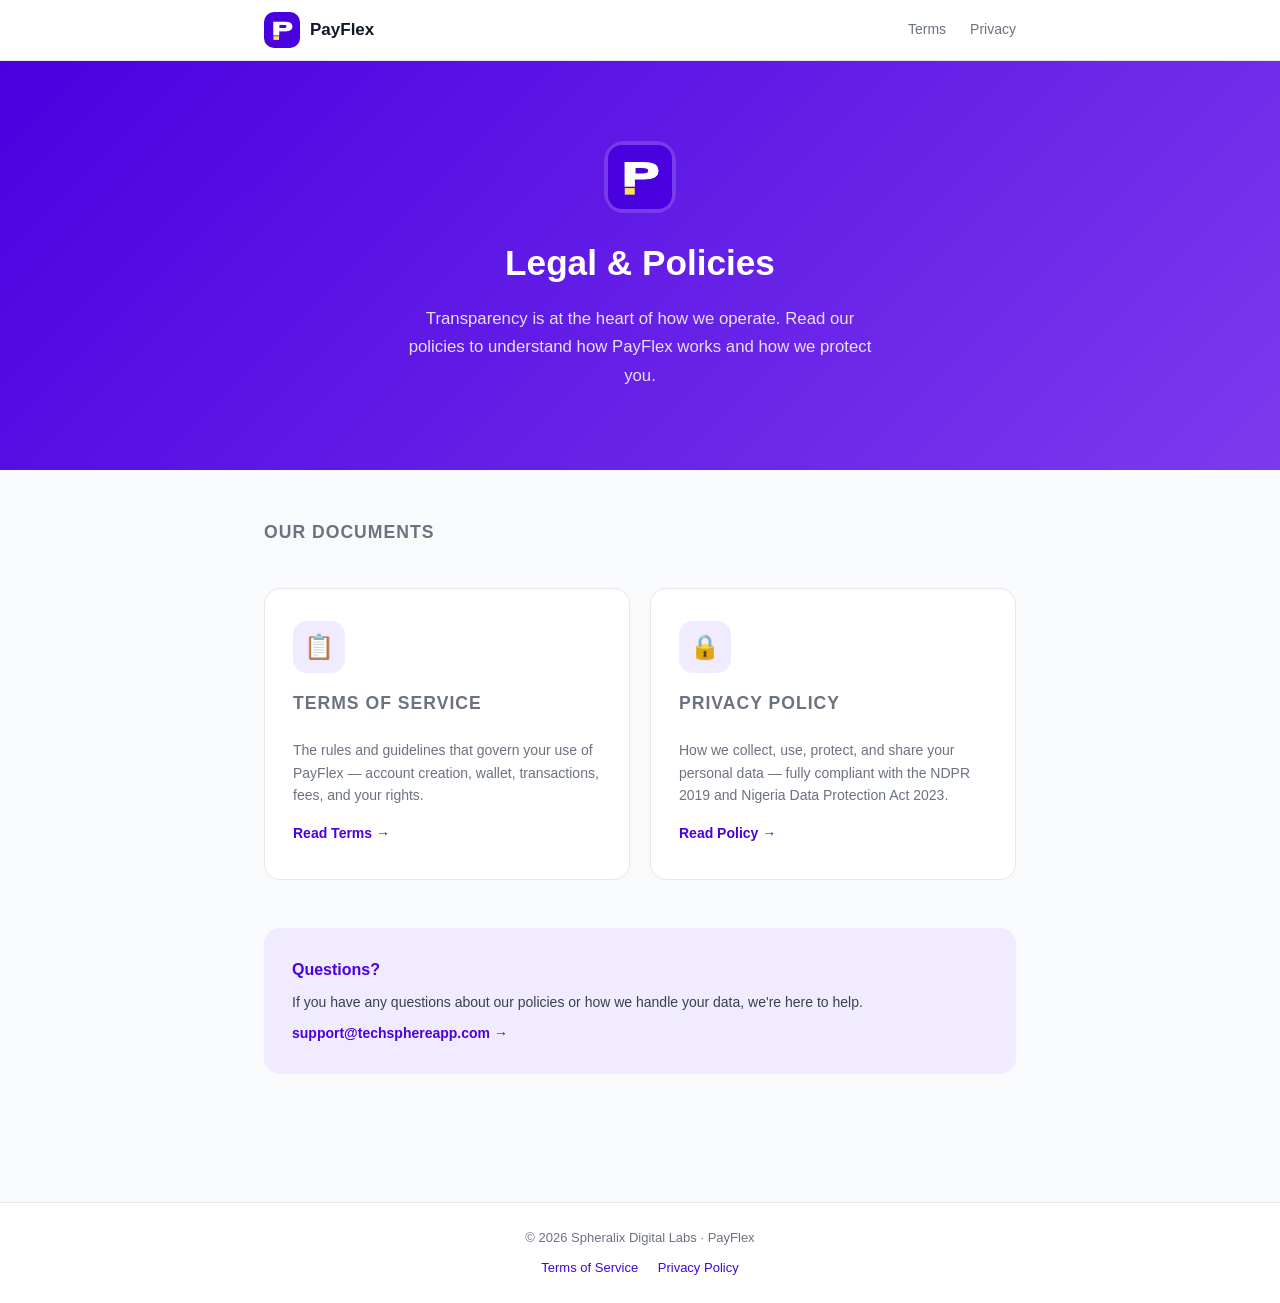
<file: index.html>
<!DOCTYPE html>
<html lang="en">
<head>
  <meta charset="UTF-8" />
  <meta name="viewport" content="width=device-width, initial-scale=1.0" />
  <title>Legal — PayFlex</title>
  <link rel="stylesheet" href="style.css" />
  <style>
    .index-hero {
      background: linear-gradient(135deg, #4a00e0 0%, #7c3aed 100%);
      color: white;
      padding: 80px 24px;
      text-align: center;
    }
    .index-hero .logo {
      width: 72px;
      height: 72px;
      background: rgba(255,255,255,.2);
      border-radius: 20px;
      display: flex;
      align-items: center;
      justify-content: center;
      font-size: 28px;
      font-weight: 800;
      margin: 0 auto 20px;
      backdrop-filter: blur(10px);
    }
    .index-hero h1 { font-size: 2.2rem; font-weight: 800; margin-bottom: 12px; }
    .index-hero p { opacity: .85; font-size: 1.05rem; max-width: 480px; margin: 0 auto; }
    .index-content {
      max-width: 800px;
      margin: 48px auto;
      padding: 0 24px 80px;
    }
    .index-content h2 {
      font-size: 1.1rem;
      font-weight: 700;
      color: #6b7280;
      text-transform: uppercase;
      letter-spacing: 1px;
      margin-bottom: 20px;
    }
  </style>
</head>
<body>

<nav>
  <div class="nav-inner">
    <a href="index.html" class="nav-logo">
      <div class="icon"><img src="logo.jpg" alt="PayFlex" /></div>
      <span>PayFlex</span>
    </a>
    <div class="nav-links">
      <a href="terms.html">Terms</a>
      <a href="privacy.html">Privacy</a>
    </div>
  </div>
</nav>

<div class="index-hero">
  <div class="logo" style="background:rgba(255,255,255,.15);padding:4px;"><img src="logo.jpg" alt="PayFlex" style="width:100%;height:100%;object-fit:cover;border-radius:14px;" /></div>
  <h1>Legal & Policies</h1>
  <p>Transparency is at the heart of how we operate. Read our policies to understand how PayFlex works and how we protect you.</p>
</div>

<div class="index-content">
  <h2>Our Documents</h2>
  <div class="cards">
    <a href="terms.html" class="card">
      <div class="card-icon">📋</div>
      <h2>Terms of Service</h2>
      <p>The rules and guidelines that govern your use of PayFlex — account creation, wallet, transactions, fees, and your rights.</p>
      <span class="card-link">Read Terms →</span>
    </a>
    <a href="privacy.html" class="card">
      <div class="card-icon">🔒</div>
      <h2>Privacy Policy</h2>
      <p>How we collect, use, protect, and share your personal data — fully compliant with the NDPR 2019 and Nigeria Data Protection Act 2023.</p>
      <span class="card-link">Read Policy →</span>
    </a>
  </div>

  <div style="margin-top:48px; padding:28px; background:#f0ebff; border-radius:16px;">
    <h3 style="font-size:1rem; font-weight:700; color:#4a00e0; margin-bottom:8px;">Questions?</h3>
    <p style="color:#374151; font-size:14px; margin-bottom:4px;">
      If you have any questions about our policies or how we handle your data, we're here to help.
    </p>
    <a href="mailto:support@techsphereapp.com" style="color:#4a00e0; font-weight:600; font-size:14px; text-decoration:none;">
      support@techsphereapp.com →
    </a>
  </div>
</div>

<footer>
  <p>© 2026 Spheralix Digital Labs · PayFlex</p>
  <p style="margin-top:8px;">
    <a href="terms.html">Terms of Service</a>
    <a href="privacy.html">Privacy Policy</a>
  </p>
</footer>

</body>
</html>
</file>
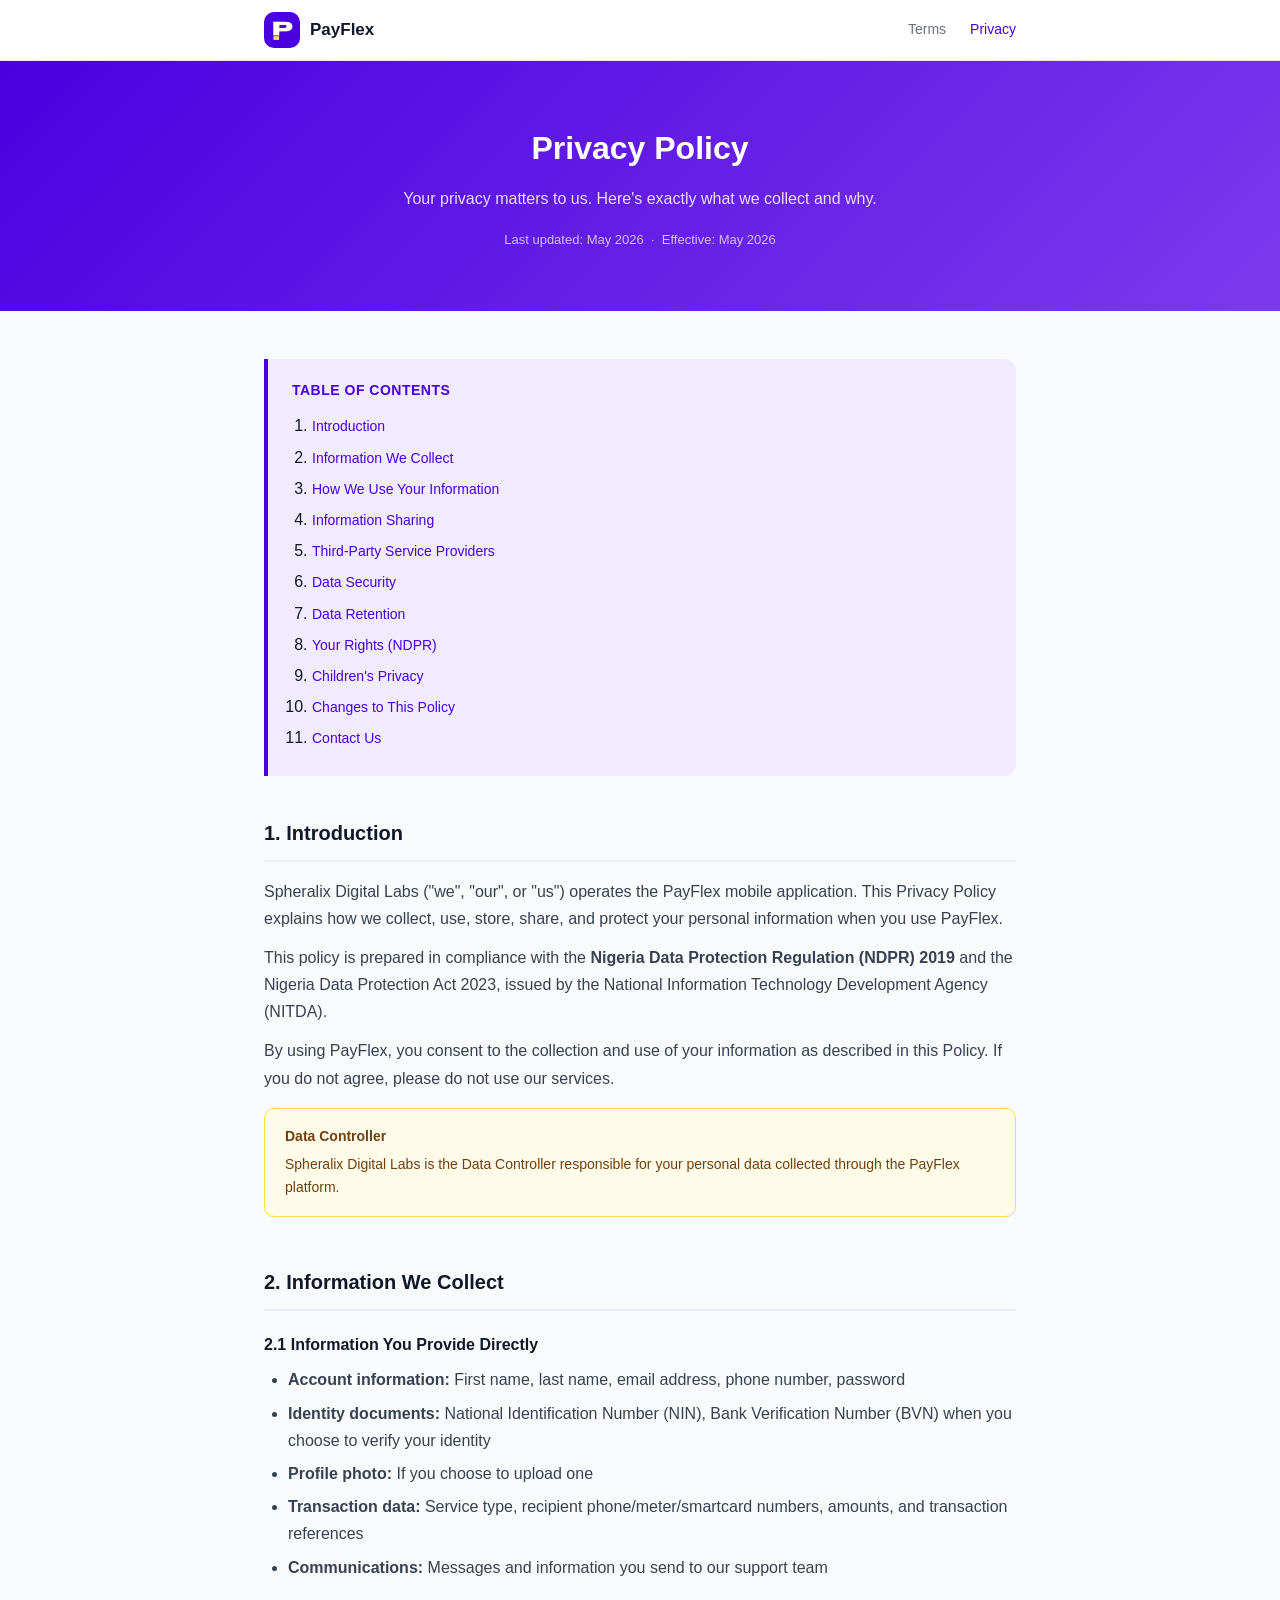
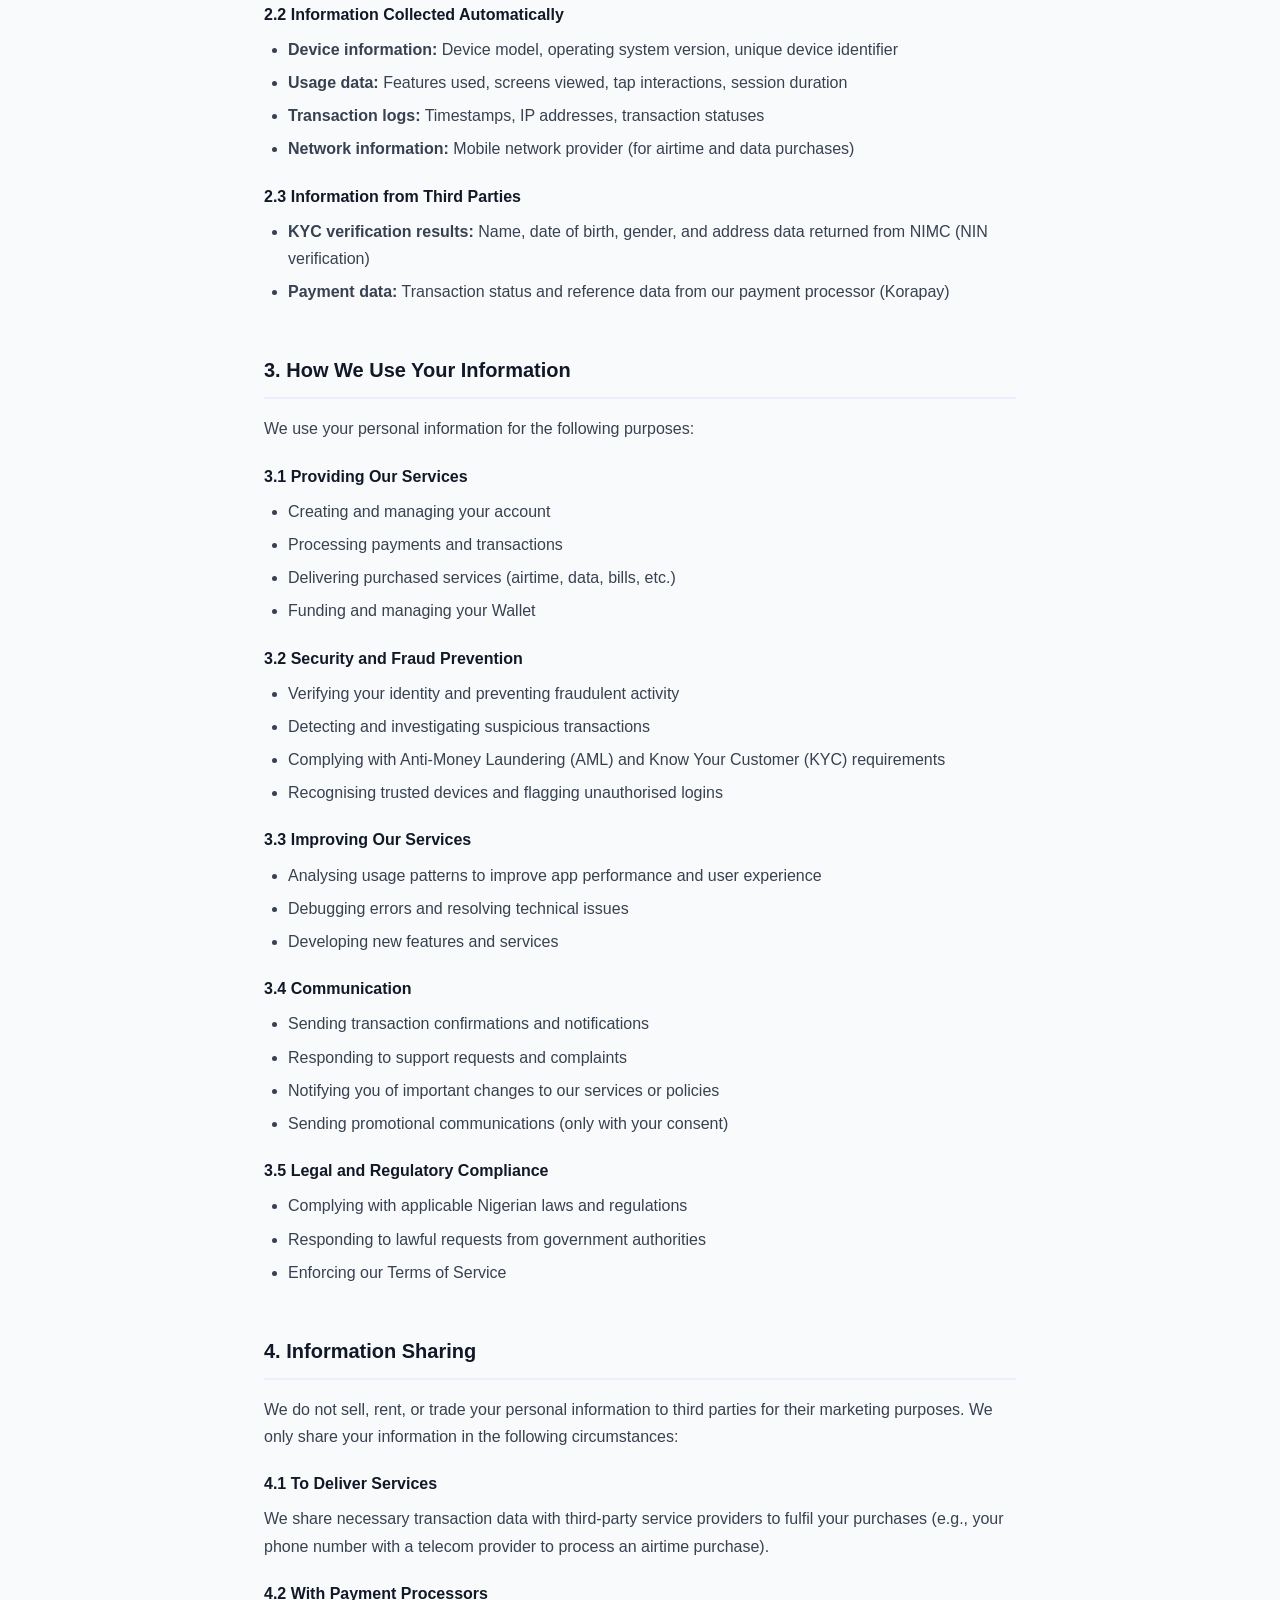
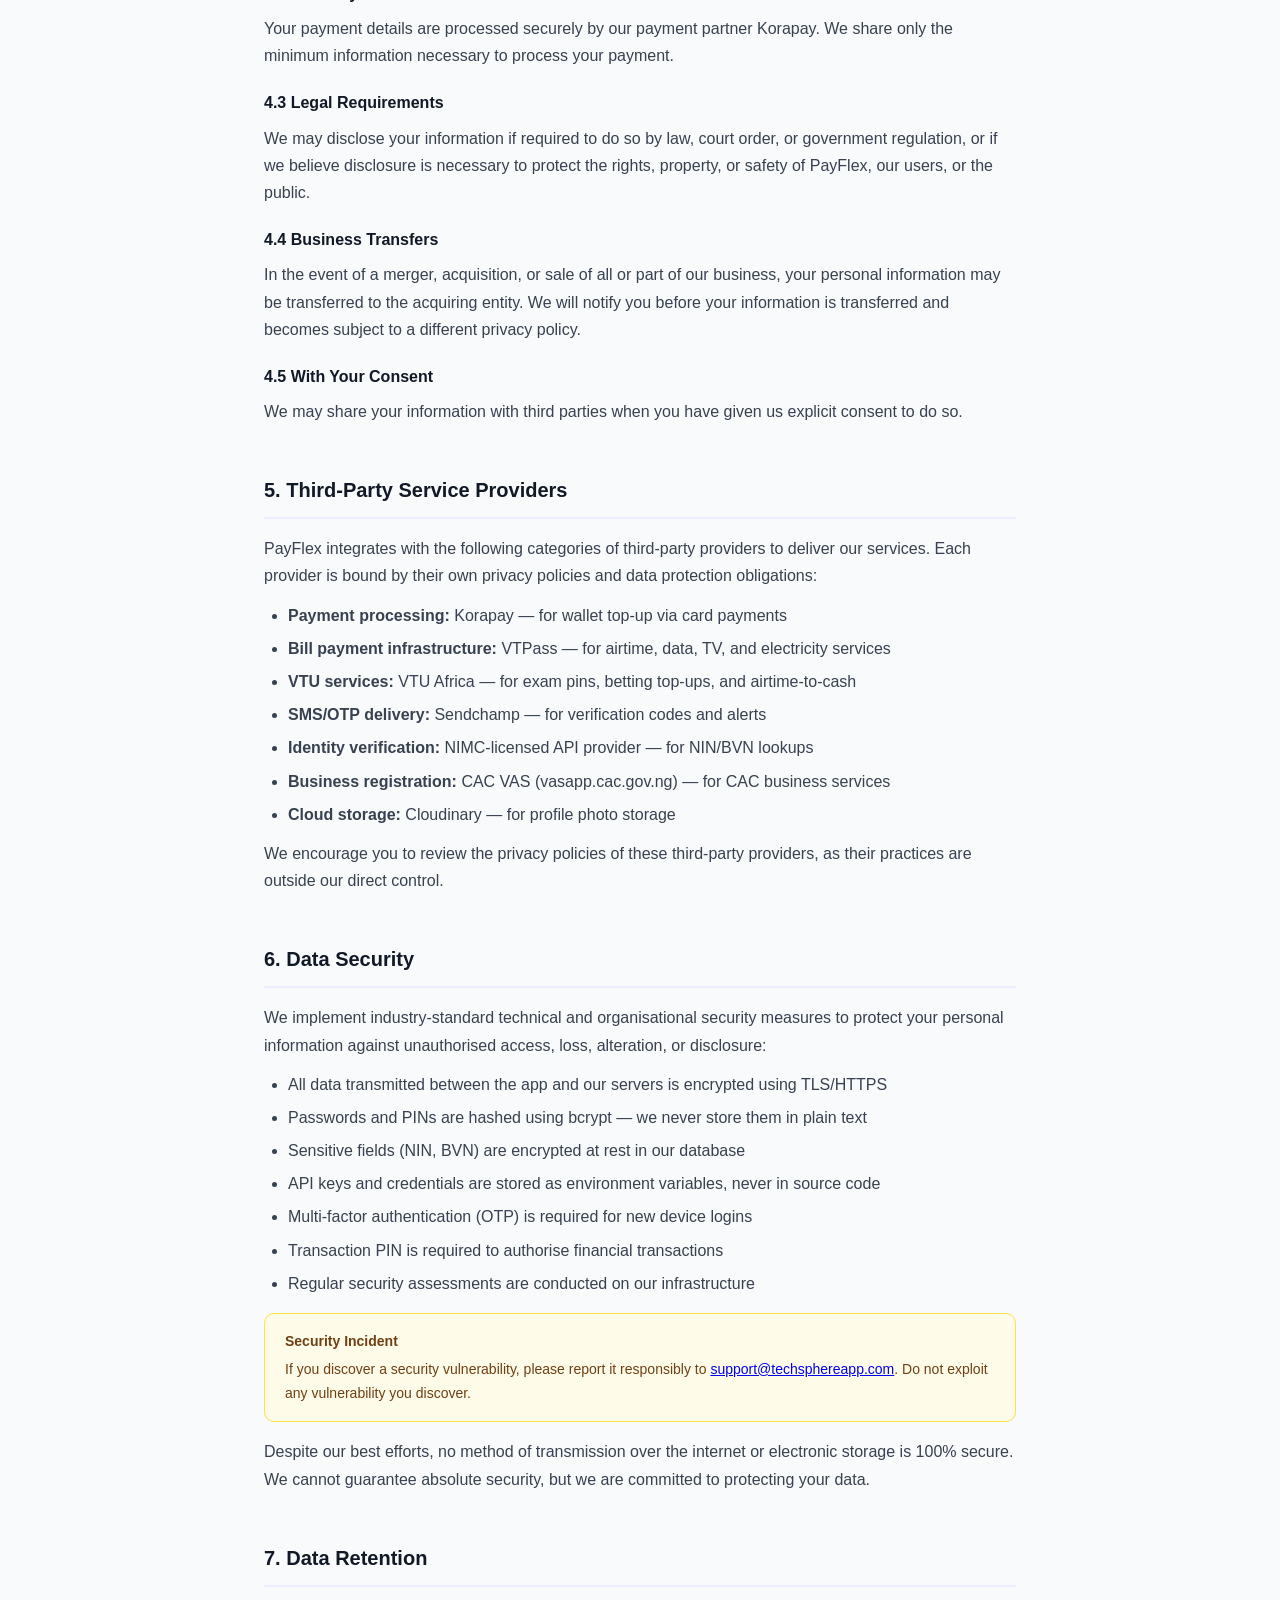
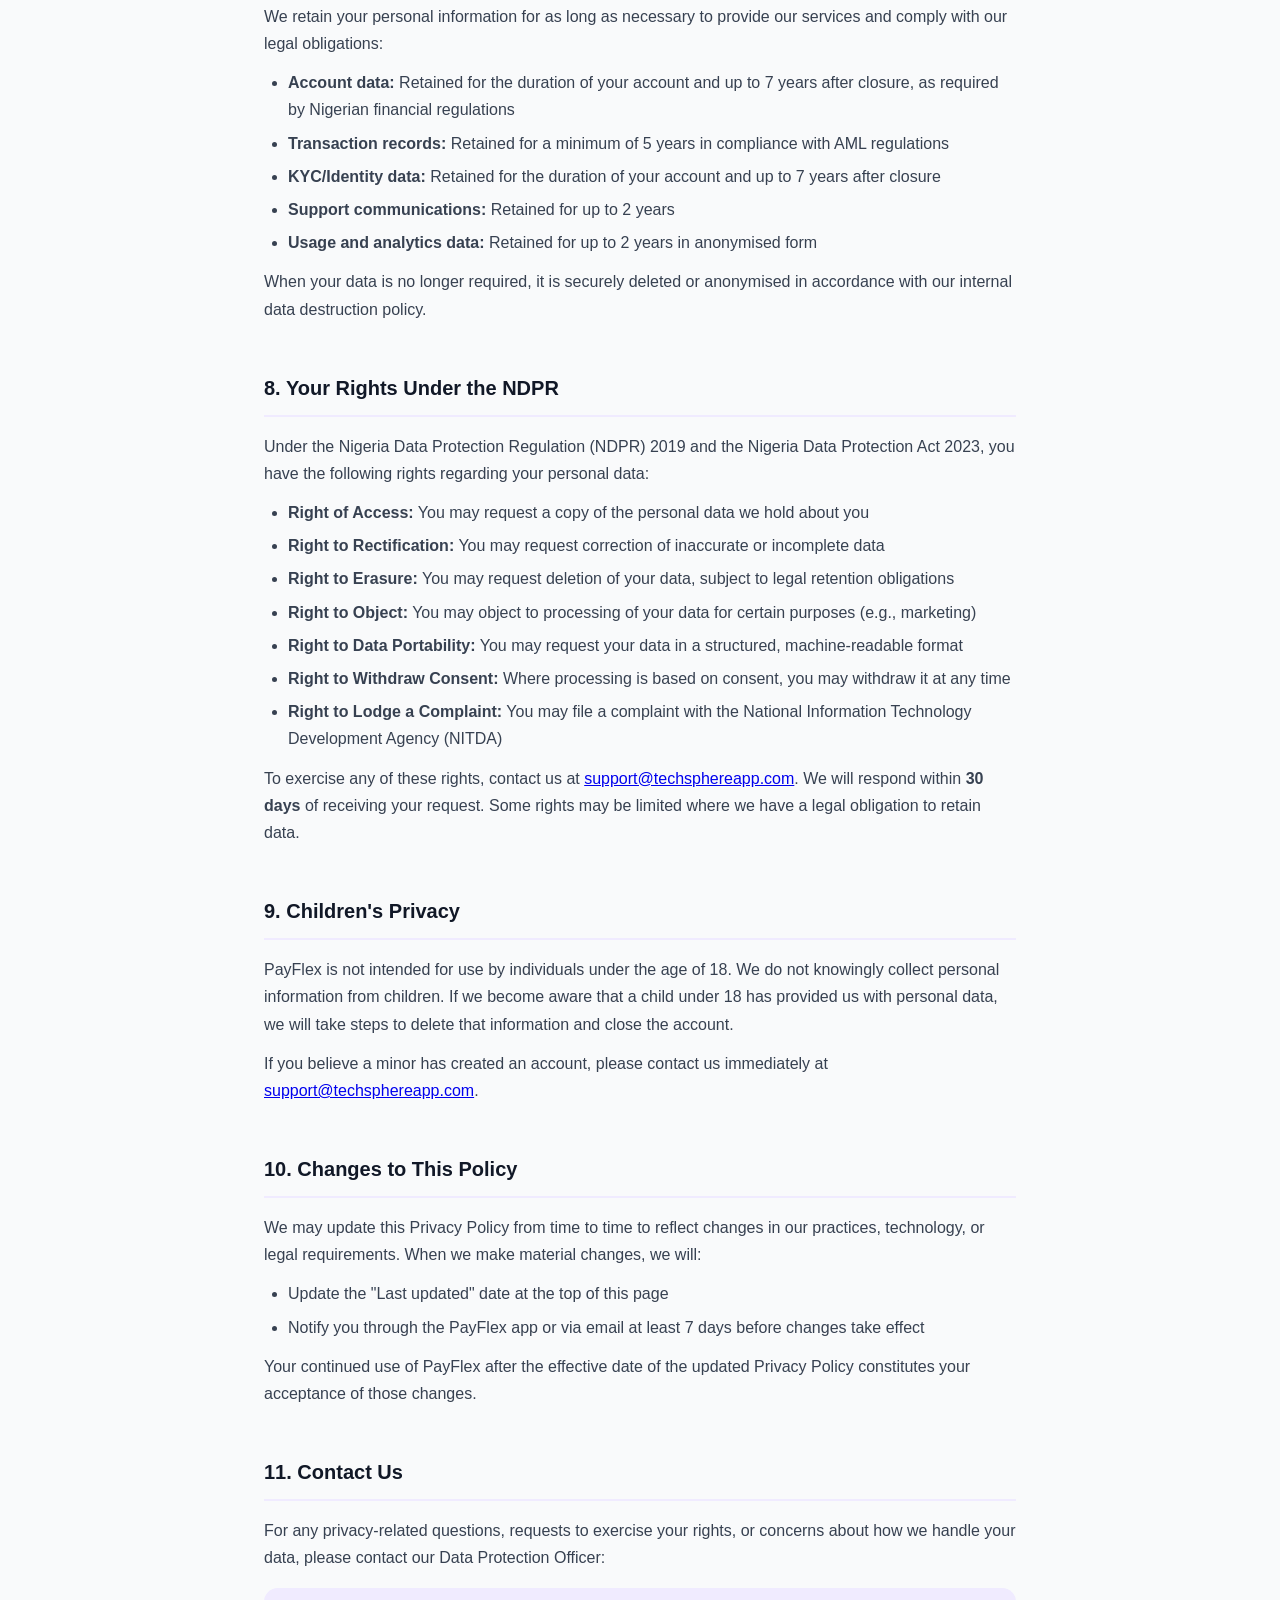
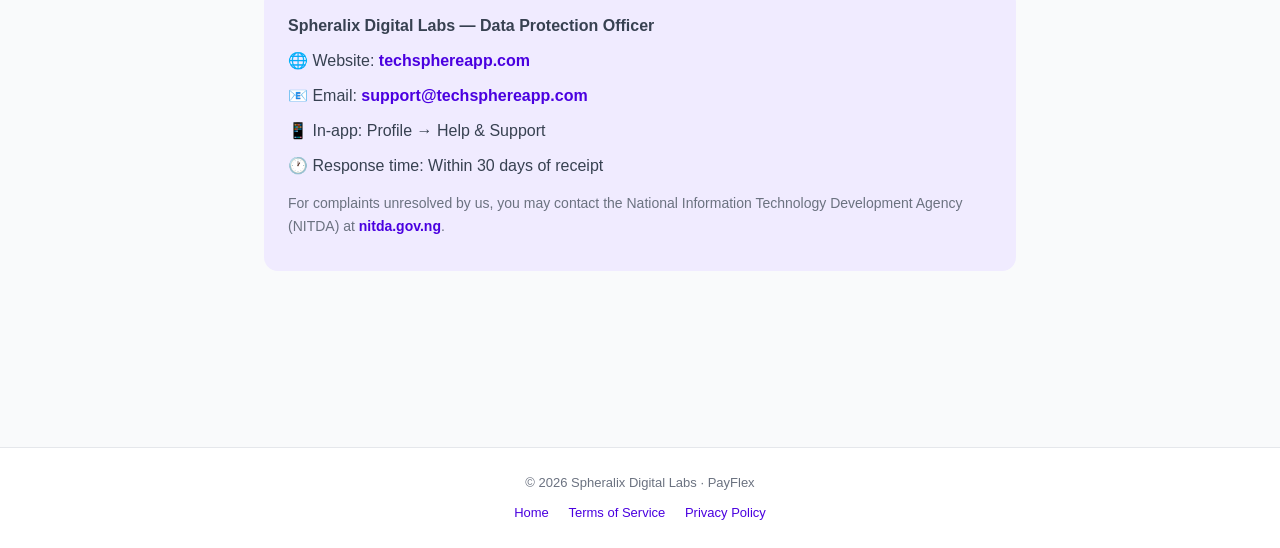
<file: privacy.html>
<!DOCTYPE html>
<html lang="en">
<head>
  <meta charset="UTF-8" />
  <meta name="viewport" content="width=device-width, initial-scale=1.0" />
  <title>Privacy Policy — PayFlex</title>
  <link rel="stylesheet" href="style.css" />
</head>
<body>

<nav>
  <div class="nav-inner">
    <a href="index.html" class="nav-logo">
      <div class="icon"><img src="logo.jpg" alt="PayFlex" /></div>
      <span>PayFlex</span>
    </a>
    <div class="nav-links">
      <a href="terms.html">Terms</a>
      <a href="privacy.html" class="active">Privacy</a>
    </div>
  </div>
</nav>

<div class="hero">
  <h1>Privacy Policy</h1>
  <p>Your privacy matters to us. Here's exactly what we collect and why.</p>
  <div class="meta">Last updated: May 2026 &nbsp;·&nbsp; Effective: May 2026</div>
</div>

<div class="content">

  <div class="toc">
    <h3>Table of Contents</h3>
    <ol>
      <li><a href="#introduction">Introduction</a></li>
      <li><a href="#information">Information We Collect</a></li>
      <li><a href="#how-we-use">How We Use Your Information</a></li>
      <li><a href="#sharing">Information Sharing</a></li>
      <li><a href="#third-party">Third-Party Service Providers</a></li>
      <li><a href="#security">Data Security</a></li>
      <li><a href="#retention">Data Retention</a></li>
      <li><a href="#rights">Your Rights (NDPR)</a></li>
      <li><a href="#children">Children's Privacy</a></li>
      <li><a href="#changes">Changes to This Policy</a></li>
      <li><a href="#contact">Contact Us</a></li>
    </ol>
  </div>

  <!-- 1 -->
  <div class="section" id="introduction">
    <h2>1. Introduction</h2>
    <p>
      Spheralix Digital Labs ("we", "our", or "us") operates the PayFlex mobile application. This Privacy Policy
      explains how we collect, use, store, share, and protect your personal information when you use PayFlex.
    </p>
    <p>
      This policy is prepared in compliance with the <strong>Nigeria Data Protection Regulation (NDPR) 2019</strong>
      and the Nigeria Data Protection Act 2023, issued by the National Information Technology Development Agency (NITDA).
    </p>
    <p>
      By using PayFlex, you consent to the collection and use of your information as described in this Policy.
      If you do not agree, please do not use our services.
    </p>
    <div class="highlight">
      <strong>Data Controller</strong>
      Spheralix Digital Labs is the Data Controller responsible for your personal data collected through the PayFlex platform.
    </div>
  </div>

  <!-- 2 -->
  <div class="section" id="information">
    <h2>2. Information We Collect</h2>

    <h3>2.1 Information You Provide Directly</h3>
    <ul>
      <li><strong>Account information:</strong> First name, last name, email address, phone number, password</li>
      <li><strong>Identity documents:</strong> National Identification Number (NIN), Bank Verification Number (BVN) when you choose to verify your identity</li>
      <li><strong>Profile photo:</strong> If you choose to upload one</li>
      <li><strong>Transaction data:</strong> Service type, recipient phone/meter/smartcard numbers, amounts, and transaction references</li>
      <li><strong>Communications:</strong> Messages and information you send to our support team</li>
    </ul>

    <h3>2.2 Information Collected Automatically</h3>
    <ul>
      <li><strong>Device information:</strong> Device model, operating system version, unique device identifier</li>
      <li><strong>Usage data:</strong> Features used, screens viewed, tap interactions, session duration</li>
      <li><strong>Transaction logs:</strong> Timestamps, IP addresses, transaction statuses</li>
      <li><strong>Network information:</strong> Mobile network provider (for airtime and data purchases)</li>
    </ul>

    <h3>2.3 Information from Third Parties</h3>
    <ul>
      <li><strong>KYC verification results:</strong> Name, date of birth, gender, and address data returned from NIMC (NIN verification)</li>
      <li><strong>Payment data:</strong> Transaction status and reference data from our payment processor (Korapay)</li>
    </ul>
  </div>

  <!-- 3 -->
  <div class="section" id="how-we-use">
    <h2>3. How We Use Your Information</h2>
    <p>We use your personal information for the following purposes:</p>

    <h3>3.1 Providing Our Services</h3>
    <ul>
      <li>Creating and managing your account</li>
      <li>Processing payments and transactions</li>
      <li>Delivering purchased services (airtime, data, bills, etc.)</li>
      <li>Funding and managing your Wallet</li>
    </ul>

    <h3>3.2 Security and Fraud Prevention</h3>
    <ul>
      <li>Verifying your identity and preventing fraudulent activity</li>
      <li>Detecting and investigating suspicious transactions</li>
      <li>Complying with Anti-Money Laundering (AML) and Know Your Customer (KYC) requirements</li>
      <li>Recognising trusted devices and flagging unauthorised logins</li>
    </ul>

    <h3>3.3 Improving Our Services</h3>
    <ul>
      <li>Analysing usage patterns to improve app performance and user experience</li>
      <li>Debugging errors and resolving technical issues</li>
      <li>Developing new features and services</li>
    </ul>

    <h3>3.4 Communication</h3>
    <ul>
      <li>Sending transaction confirmations and notifications</li>
      <li>Responding to support requests and complaints</li>
      <li>Notifying you of important changes to our services or policies</li>
      <li>Sending promotional communications (only with your consent)</li>
    </ul>

    <h3>3.5 Legal and Regulatory Compliance</h3>
    <ul>
      <li>Complying with applicable Nigerian laws and regulations</li>
      <li>Responding to lawful requests from government authorities</li>
      <li>Enforcing our Terms of Service</li>
    </ul>
  </div>

  <!-- 4 -->
  <div class="section" id="sharing">
    <h2>4. Information Sharing</h2>
    <p>
      We do not sell, rent, or trade your personal information to third parties for their marketing purposes.
      We only share your information in the following circumstances:
    </p>

    <h3>4.1 To Deliver Services</h3>
    <p>
      We share necessary transaction data with third-party service providers to fulfil your purchases
      (e.g., your phone number with a telecom provider to process an airtime purchase).
    </p>

    <h3>4.2 With Payment Processors</h3>
    <p>
      Your payment details are processed securely by our payment partner Korapay. We share only the
      minimum information necessary to process your payment.
    </p>

    <h3>4.3 Legal Requirements</h3>
    <p>
      We may disclose your information if required to do so by law, court order, or government regulation,
      or if we believe disclosure is necessary to protect the rights, property, or safety of PayFlex,
      our users, or the public.
    </p>

    <h3>4.4 Business Transfers</h3>
    <p>
      In the event of a merger, acquisition, or sale of all or part of our business, your personal
      information may be transferred to the acquiring entity. We will notify you before your information
      is transferred and becomes subject to a different privacy policy.
    </p>

    <h3>4.5 With Your Consent</h3>
    <p>
      We may share your information with third parties when you have given us explicit consent to do so.
    </p>
  </div>

  <!-- 5 -->
  <div class="section" id="third-party">
    <h2>5. Third-Party Service Providers</h2>
    <p>
      PayFlex integrates with the following categories of third-party providers to deliver our services.
      Each provider is bound by their own privacy policies and data protection obligations:
    </p>
    <ul>
      <li><strong>Payment processing:</strong> Korapay — for wallet top-up via card payments</li>
      <li><strong>Bill payment infrastructure:</strong> VTPass — for airtime, data, TV, and electricity services</li>
      <li><strong>VTU services:</strong> VTU Africa — for exam pins, betting top-ups, and airtime-to-cash</li>
      <li><strong>SMS/OTP delivery:</strong> Sendchamp — for verification codes and alerts</li>
      <li><strong>Identity verification:</strong> NIMC-licensed API provider — for NIN/BVN lookups</li>
      <li><strong>Business registration:</strong> CAC VAS (vasapp.cac.gov.ng) — for CAC business services</li>
      <li><strong>Cloud storage:</strong> Cloudinary — for profile photo storage</li>
    </ul>
    <p>
      We encourage you to review the privacy policies of these third-party providers, as their practices
      are outside our direct control.
    </p>
  </div>

  <!-- 6 -->
  <div class="section" id="security">
    <h2>6. Data Security</h2>
    <p>
      We implement industry-standard technical and organisational security measures to protect your
      personal information against unauthorised access, loss, alteration, or disclosure:
    </p>
    <ul>
      <li>All data transmitted between the app and our servers is encrypted using TLS/HTTPS</li>
      <li>Passwords and PINs are hashed using bcrypt — we never store them in plain text</li>
      <li>Sensitive fields (NIN, BVN) are encrypted at rest in our database</li>
      <li>API keys and credentials are stored as environment variables, never in source code</li>
      <li>Multi-factor authentication (OTP) is required for new device logins</li>
      <li>Transaction PIN is required to authorise financial transactions</li>
      <li>Regular security assessments are conducted on our infrastructure</li>
    </ul>
    <div class="highlight">
      <strong>Security Incident</strong>
      If you discover a security vulnerability, please report it responsibly to
      <a href="mailto:support@techsphereapp.com">support@techsphereapp.com</a>.
      Do not exploit any vulnerability you discover.
    </div>
    <p>
      Despite our best efforts, no method of transmission over the internet or electronic storage is
      100% secure. We cannot guarantee absolute security, but we are committed to protecting your data.
    </p>
  </div>

  <!-- 7 -->
  <div class="section" id="retention">
    <h2>7. Data Retention</h2>
    <p>
      We retain your personal information for as long as necessary to provide our services and comply
      with our legal obligations:
    </p>
    <ul>
      <li><strong>Account data:</strong> Retained for the duration of your account and up to 7 years after closure, as required by Nigerian financial regulations</li>
      <li><strong>Transaction records:</strong> Retained for a minimum of 5 years in compliance with AML regulations</li>
      <li><strong>KYC/Identity data:</strong> Retained for the duration of your account and up to 7 years after closure</li>
      <li><strong>Support communications:</strong> Retained for up to 2 years</li>
      <li><strong>Usage and analytics data:</strong> Retained for up to 2 years in anonymised form</li>
    </ul>
    <p>
      When your data is no longer required, it is securely deleted or anonymised in accordance with
      our internal data destruction policy.
    </p>
  </div>

  <!-- 8 -->
  <div class="section" id="rights">
    <h2>8. Your Rights Under the NDPR</h2>
    <p>
      Under the Nigeria Data Protection Regulation (NDPR) 2019 and the Nigeria Data Protection Act 2023,
      you have the following rights regarding your personal data:
    </p>
    <ul>
      <li><strong>Right of Access:</strong> You may request a copy of the personal data we hold about you</li>
      <li><strong>Right to Rectification:</strong> You may request correction of inaccurate or incomplete data</li>
      <li><strong>Right to Erasure:</strong> You may request deletion of your data, subject to legal retention obligations</li>
      <li><strong>Right to Object:</strong> You may object to processing of your data for certain purposes (e.g., marketing)</li>
      <li><strong>Right to Data Portability:</strong> You may request your data in a structured, machine-readable format</li>
      <li><strong>Right to Withdraw Consent:</strong> Where processing is based on consent, you may withdraw it at any time</li>
      <li><strong>Right to Lodge a Complaint:</strong> You may file a complaint with the National Information Technology Development Agency (NITDA)</li>
    </ul>
    <p>
      To exercise any of these rights, contact us at
      <a href="mailto:support@techsphereapp.com">support@techsphereapp.com</a>.
      We will respond within <strong>30 days</strong> of receiving your request. Some rights may be
      limited where we have a legal obligation to retain data.
    </p>
  </div>

  <!-- 9 -->
  <div class="section" id="children">
    <h2>9. Children's Privacy</h2>
    <p>
      PayFlex is not intended for use by individuals under the age of 18. We do not knowingly collect
      personal information from children. If we become aware that a child under 18 has provided us
      with personal data, we will take steps to delete that information and close the account.
    </p>
    <p>
      If you believe a minor has created an account, please contact us immediately at
      <a href="mailto:support@techsphereapp.com">support@techsphereapp.com</a>.
    </p>
  </div>

  <!-- 10 -->
  <div class="section" id="changes">
    <h2>10. Changes to This Policy</h2>
    <p>
      We may update this Privacy Policy from time to time to reflect changes in our practices,
      technology, or legal requirements. When we make material changes, we will:
    </p>
    <ul>
      <li>Update the "Last updated" date at the top of this page</li>
      <li>Notify you through the PayFlex app or via email at least 7 days before changes take effect</li>
    </ul>
    <p>
      Your continued use of PayFlex after the effective date of the updated Privacy Policy constitutes
      your acceptance of those changes.
    </p>
  </div>

  <!-- 11 -->
  <div class="section" id="contact">
    <h2>11. Contact Us</h2>
    <p>
      For any privacy-related questions, requests to exercise your rights, or concerns about how we
      handle your data, please contact our Data Protection Officer:
    </p>
    <div class="contact-box">
      <p><strong>Spheralix Digital Labs &mdash; Data Protection Officer</strong></p>
      <p>&#127760; Website: <a href="https://techsphereapp.com/" target="_blank">techsphereapp.com</a></p>
      <p>&#128231; Email: <a href="mailto:support@techsphereapp.com">support@techsphereapp.com</a></p>
      <p>&#128241; In-app: Profile &#8594; Help &amp; Support</p>
      <p>&#128336; Response time: Within 30 days of receipt</p>
      <p style="margin-top:12px; font-size:14px; color:#6b7280;">
        For complaints unresolved by us, you may contact the National Information Technology Development Agency (NITDA)
        at <a href="https://nitda.gov.ng" target="_blank">nitda.gov.ng</a>.
      </p>
    </div>
  </div>

</div>

<footer>
  <p>© 2026 Spheralix Digital Labs · PayFlex</p>
  <p style="margin-top:8px;">
    <a href="index.html">Home</a>
    <a href="terms.html">Terms of Service</a>
    <a href="privacy.html">Privacy Policy</a>
  </p>
</footer>

</body>
</html>
</file>
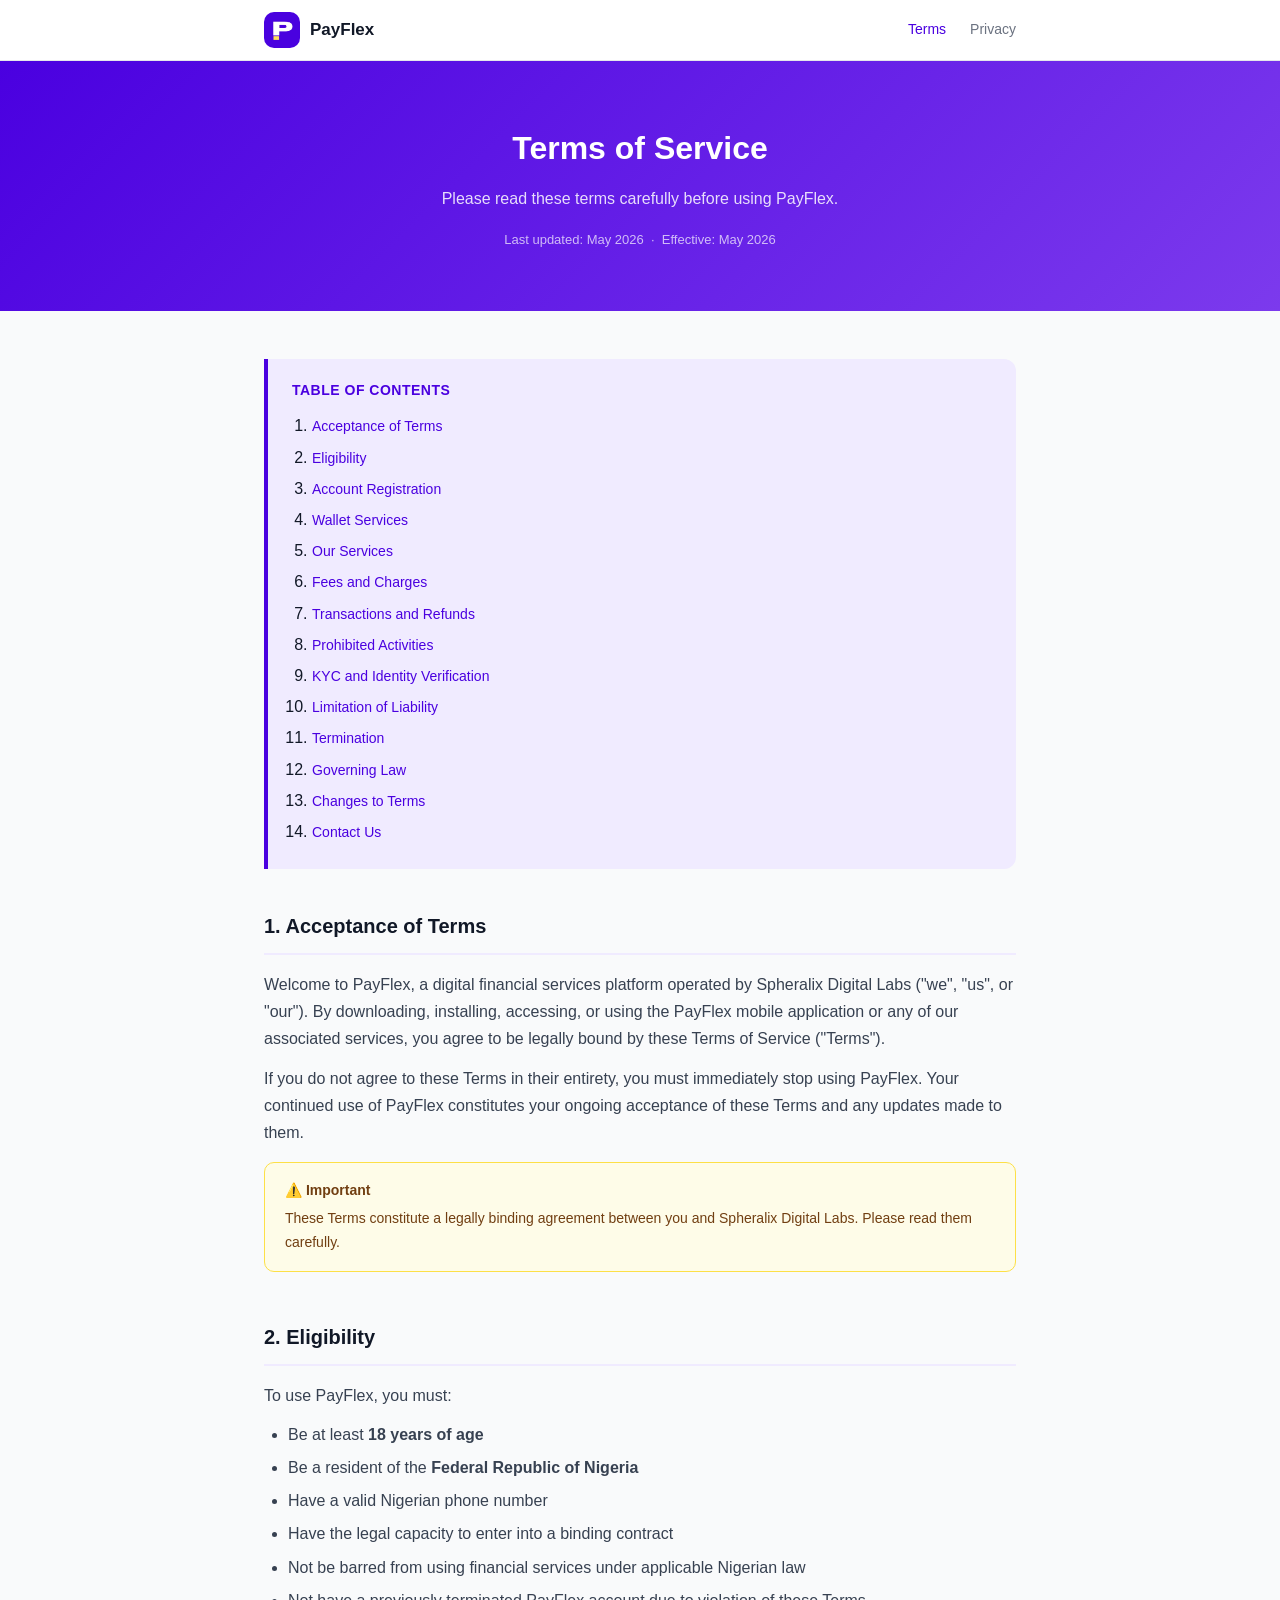
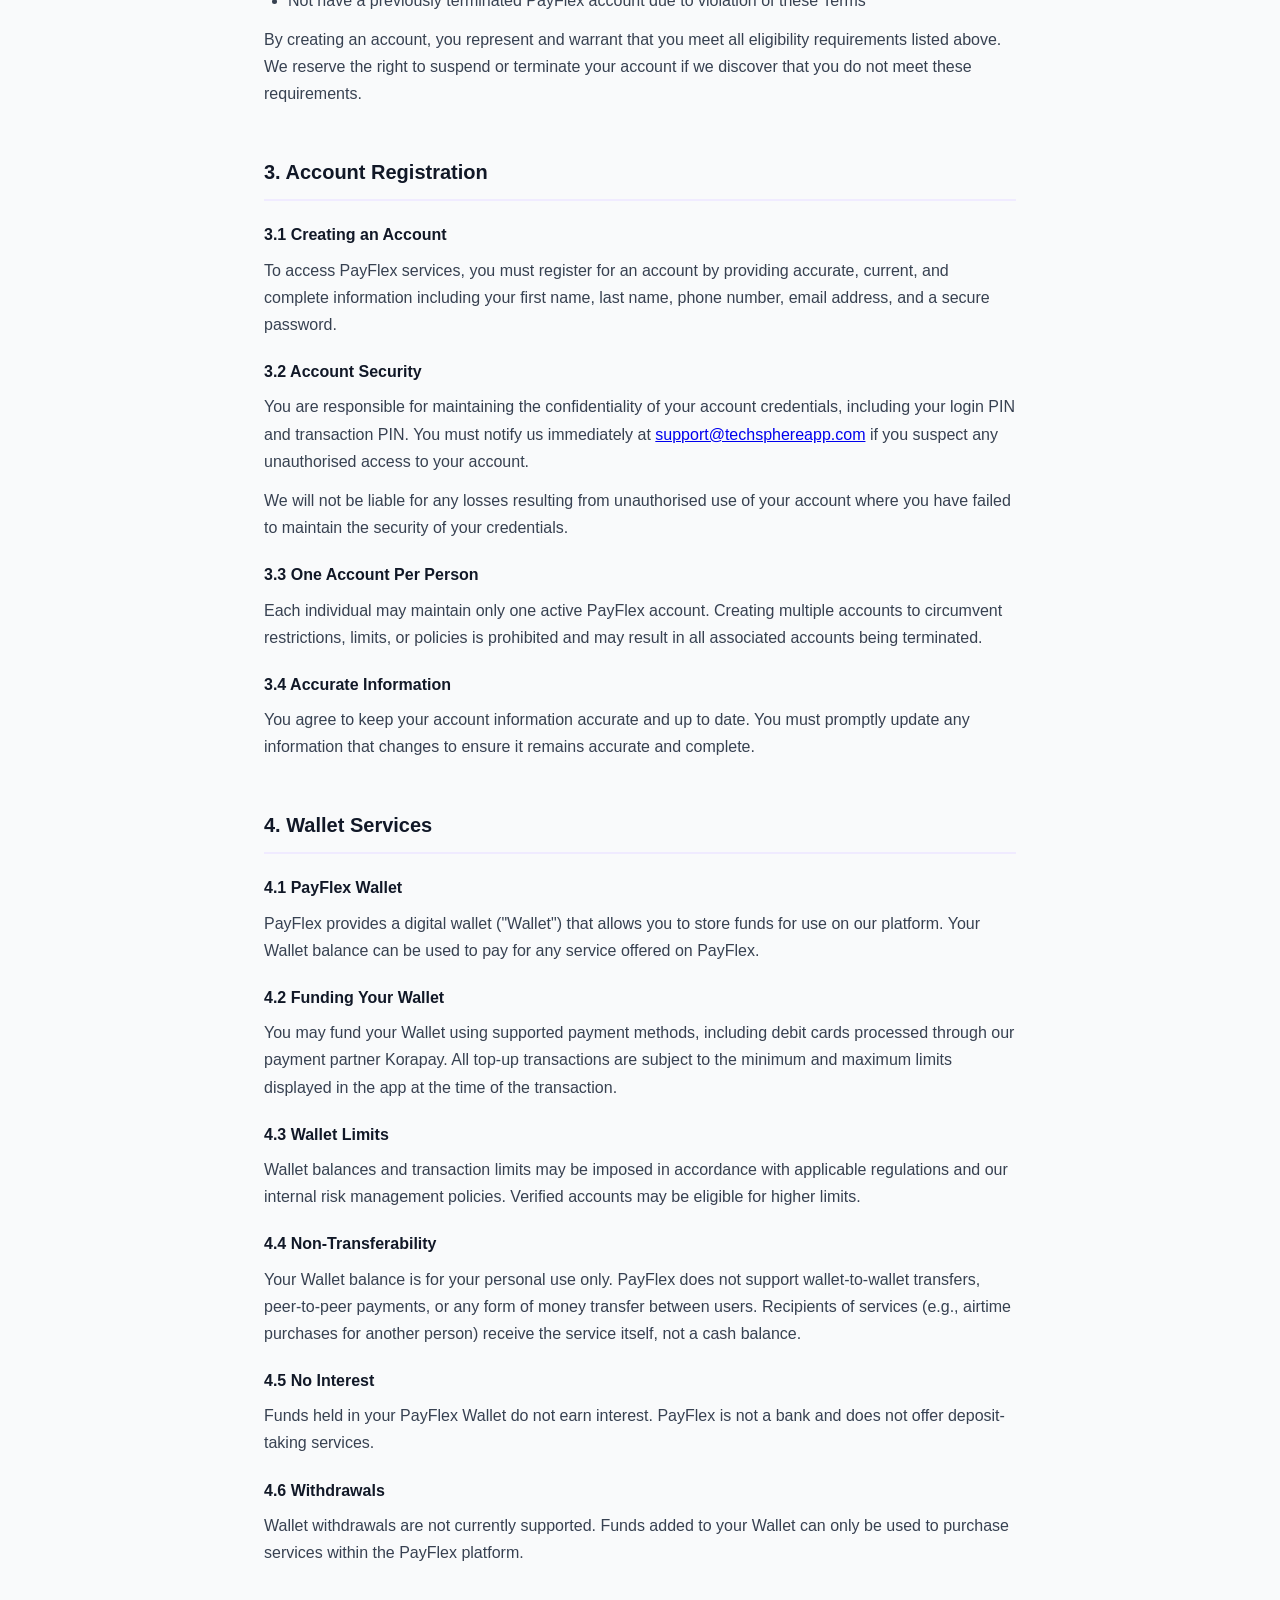
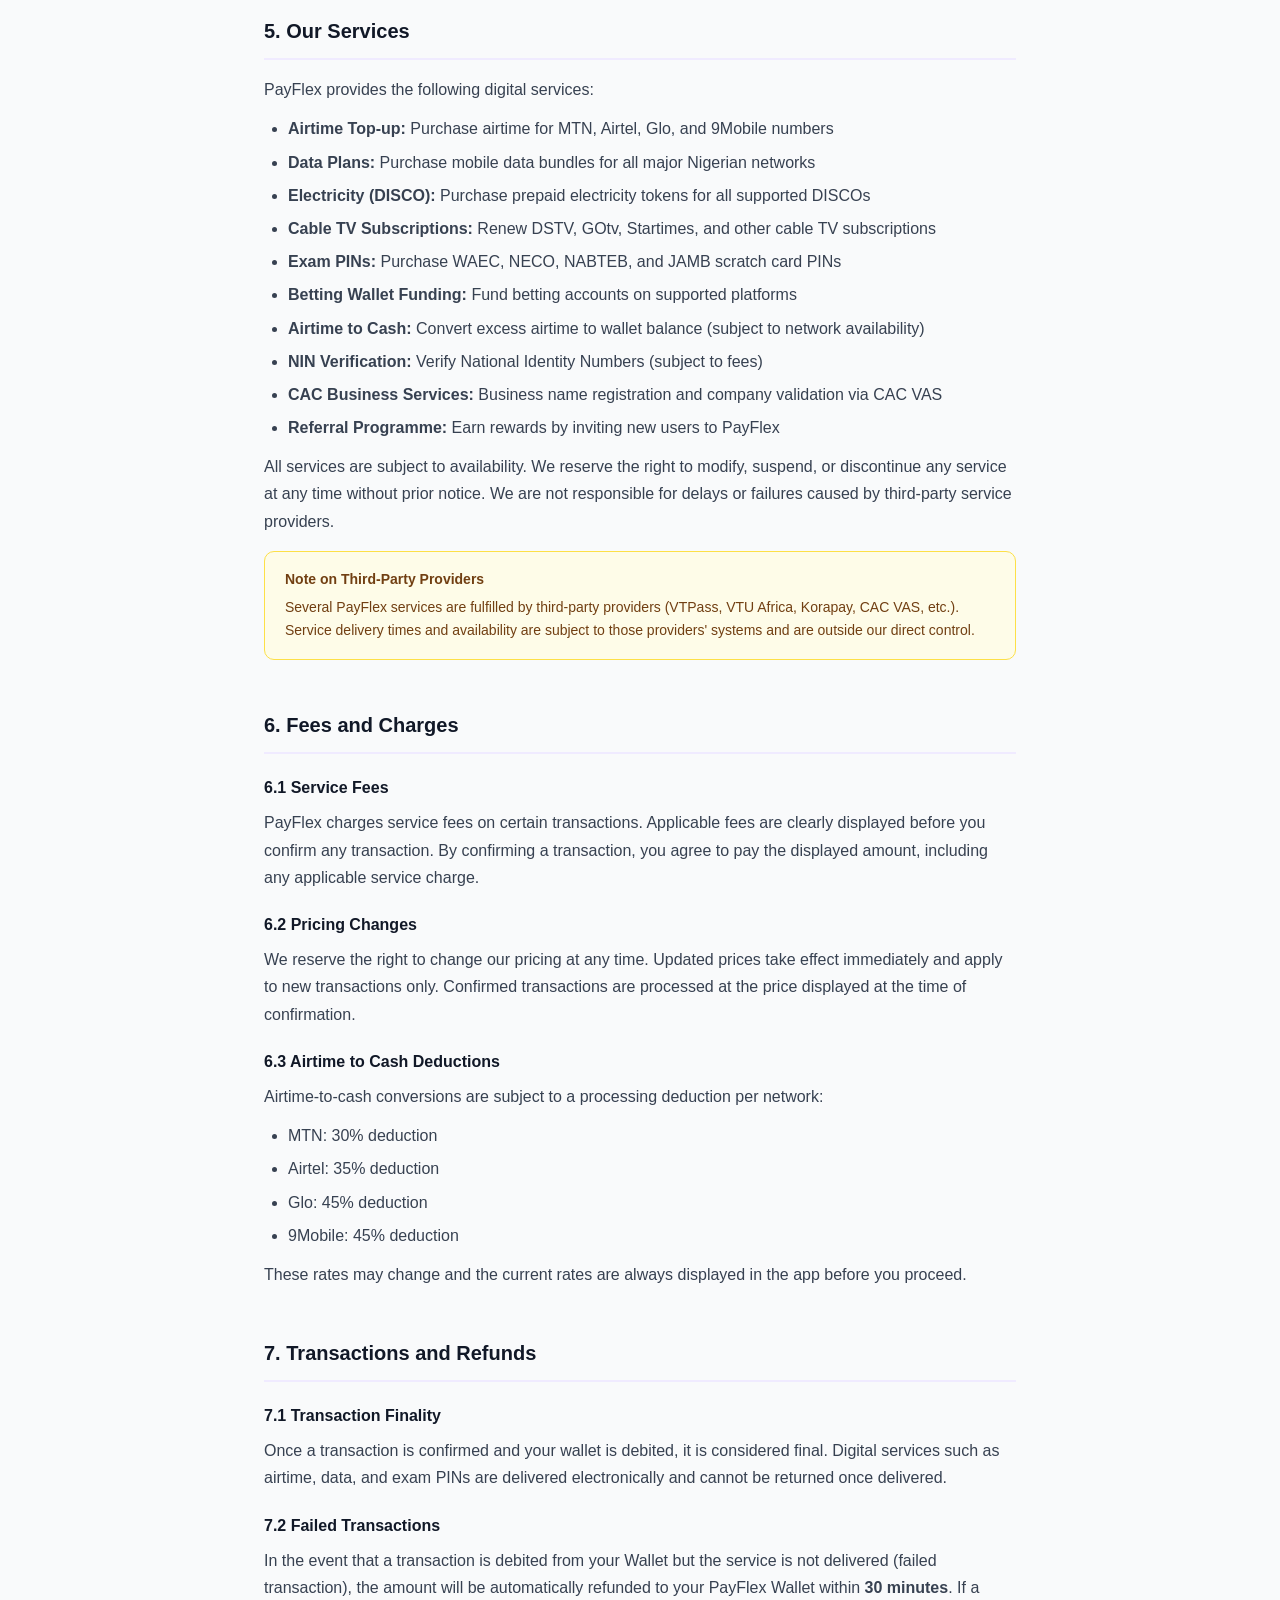
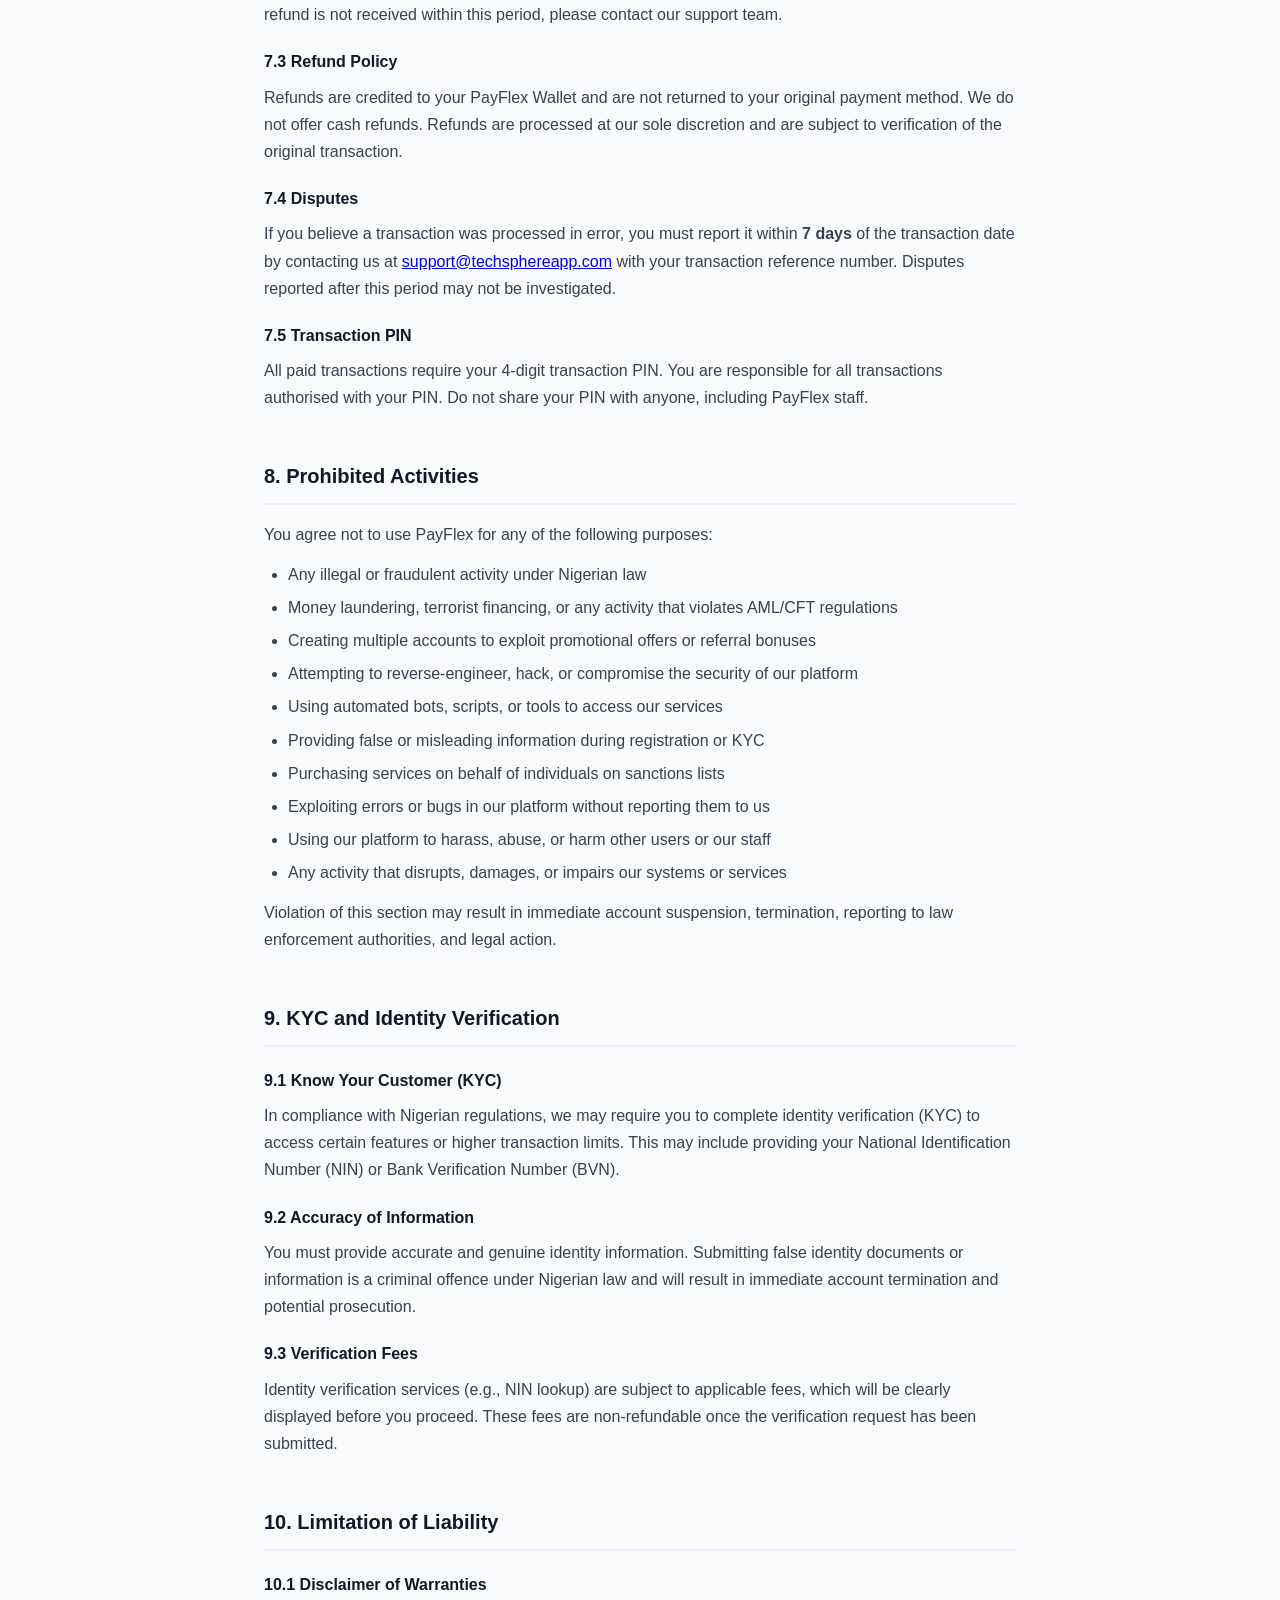
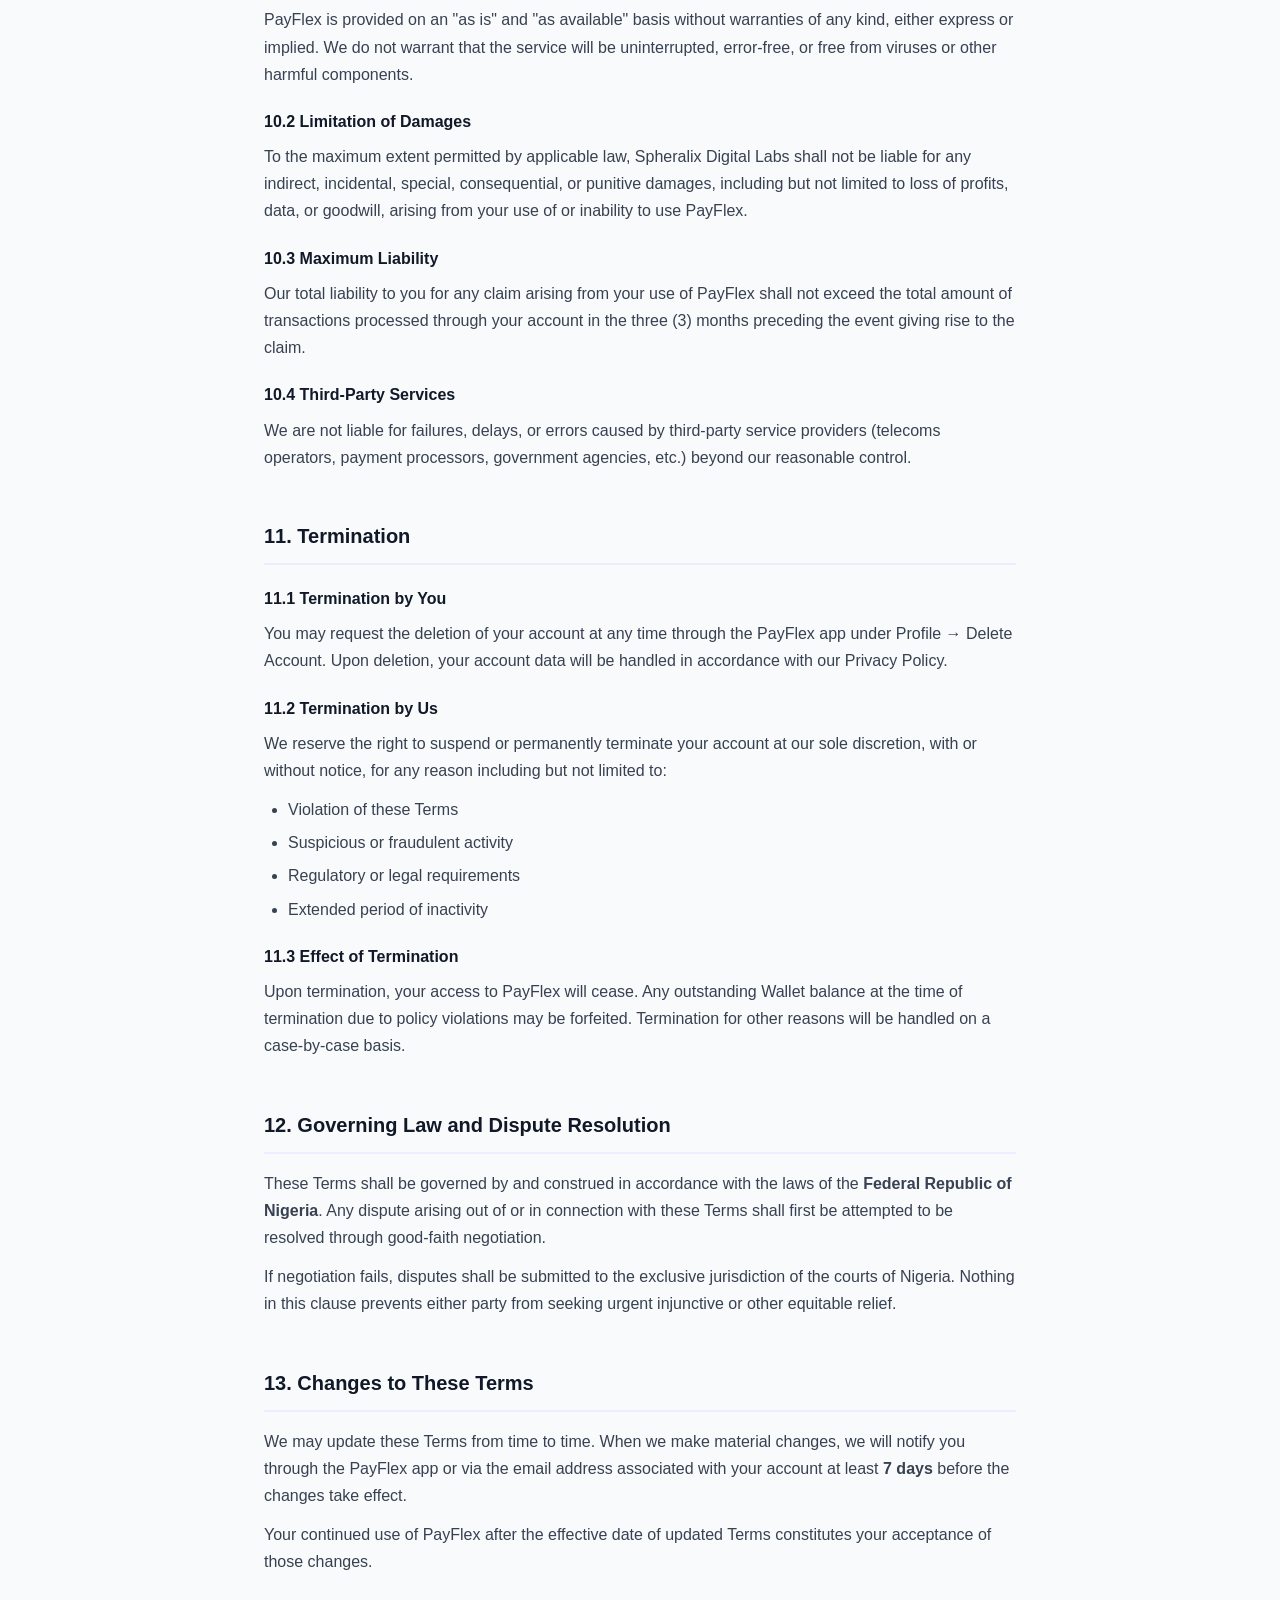
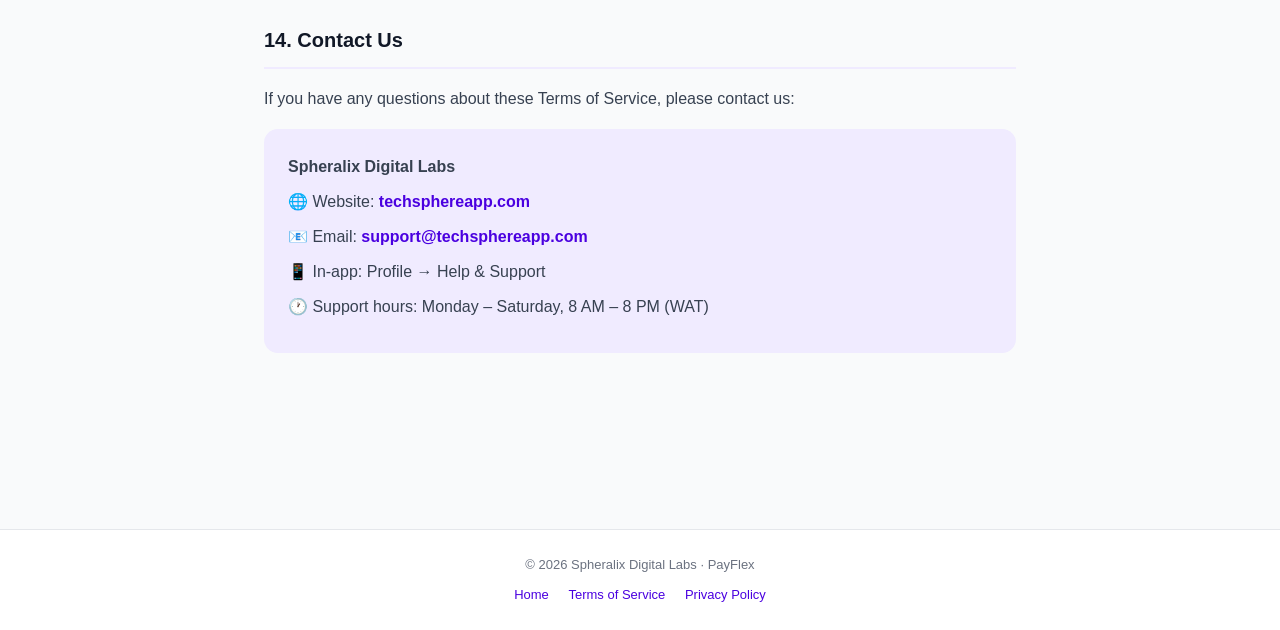
<file: terms.html>
<!DOCTYPE html>
<html lang="en">
<head>
  <meta charset="UTF-8" />
  <meta name="viewport" content="width=device-width, initial-scale=1.0" />
  <title>Terms of Service — PayFlex</title>
  <link rel="stylesheet" href="style.css" />
</head>
<body>

<nav>
  <div class="nav-inner">
    <a href="index.html" class="nav-logo">
      <div class="icon"><img src="logo.jpg" alt="PayFlex" /></div>
      <span>PayFlex</span>
    </a>
    <div class="nav-links">
      <a href="terms.html" class="active">Terms</a>
      <a href="privacy.html">Privacy</a>
    </div>
  </div>
</nav>

<div class="hero">
  <h1>Terms of Service</h1>
  <p>Please read these terms carefully before using PayFlex.</p>
  <div class="meta">Last updated: May 2026 &nbsp;·&nbsp; Effective: May 2026</div>
</div>

<div class="content">

  <div class="toc">
    <h3>Table of Contents</h3>
    <ol>
      <li><a href="#acceptance">Acceptance of Terms</a></li>
      <li><a href="#eligibility">Eligibility</a></li>
      <li><a href="#account">Account Registration</a></li>
      <li><a href="#wallet">Wallet Services</a></li>
      <li><a href="#services">Our Services</a></li>
      <li><a href="#fees">Fees and Charges</a></li>
      <li><a href="#transactions">Transactions and Refunds</a></li>
      <li><a href="#prohibited">Prohibited Activities</a></li>
      <li><a href="#kyc">KYC and Identity Verification</a></li>
      <li><a href="#liability">Limitation of Liability</a></li>
      <li><a href="#termination">Termination</a></li>
      <li><a href="#governing">Governing Law</a></li>
      <li><a href="#changes">Changes to Terms</a></li>
      <li><a href="#contact">Contact Us</a></li>
    </ol>
  </div>

  <!-- 1 -->
  <div class="section" id="acceptance">
    <h2>1. Acceptance of Terms</h2>
    <p>
      Welcome to PayFlex, a digital financial services platform operated by Spheralix Digital Labs ("we", "us", or "our").
      By downloading, installing, accessing, or using the PayFlex mobile application or any of our associated services,
      you agree to be legally bound by these Terms of Service ("Terms").
    </p>
    <p>
      If you do not agree to these Terms in their entirety, you must immediately stop using PayFlex.
      Your continued use of PayFlex constitutes your ongoing acceptance of these Terms and any updates made to them.
    </p>
    <div class="highlight">
      <strong>⚠️ Important</strong>
      These Terms constitute a legally binding agreement between you and Spheralix Digital Labs. Please read them carefully.
    </div>
  </div>

  <!-- 2 -->
  <div class="section" id="eligibility">
    <h2>2. Eligibility</h2>
    <p>To use PayFlex, you must:</p>
    <ul>
      <li>Be at least <strong>18 years of age</strong></li>
      <li>Be a resident of the <strong>Federal Republic of Nigeria</strong></li>
      <li>Have a valid Nigerian phone number</li>
      <li>Have the legal capacity to enter into a binding contract</li>
      <li>Not be barred from using financial services under applicable Nigerian law</li>
      <li>Not have a previously terminated PayFlex account due to violation of these Terms</li>
    </ul>
    <p>
      By creating an account, you represent and warrant that you meet all eligibility requirements listed above.
      We reserve the right to suspend or terminate your account if we discover that you do not meet these requirements.
    </p>
  </div>

  <!-- 3 -->
  <div class="section" id="account">
    <h2>3. Account Registration</h2>
    <h3>3.1 Creating an Account</h3>
    <p>
      To access PayFlex services, you must register for an account by providing accurate, current, and complete
      information including your first name, last name, phone number, email address, and a secure password.
    </p>
    <h3>3.2 Account Security</h3>
    <p>
      You are responsible for maintaining the confidentiality of your account credentials, including your login PIN
      and transaction PIN. You must notify us immediately at <a href="mailto:support@techsphereapp.com">support@techsphereapp.com</a>
      if you suspect any unauthorised access to your account.
    </p>
    <p>
      We will not be liable for any losses resulting from unauthorised use of your account where you have failed
      to maintain the security of your credentials.
    </p>
    <h3>3.3 One Account Per Person</h3>
    <p>
      Each individual may maintain only one active PayFlex account. Creating multiple accounts to circumvent
      restrictions, limits, or policies is prohibited and may result in all associated accounts being terminated.
    </p>
    <h3>3.4 Accurate Information</h3>
    <p>
      You agree to keep your account information accurate and up to date. You must promptly update any information
      that changes to ensure it remains accurate and complete.
    </p>
  </div>

  <!-- 4 -->
  <div class="section" id="wallet">
    <h2>4. Wallet Services</h2>
    <h3>4.1 PayFlex Wallet</h3>
    <p>
      PayFlex provides a digital wallet ("Wallet") that allows you to store funds for use on our platform.
      Your Wallet balance can be used to pay for any service offered on PayFlex.
    </p>
    <h3>4.2 Funding Your Wallet</h3>
    <p>
      You may fund your Wallet using supported payment methods, including debit cards processed through our
      payment partner Korapay. All top-up transactions are subject to the minimum and maximum limits displayed
      in the app at the time of the transaction.
    </p>
    <h3>4.3 Wallet Limits</h3>
    <p>
      Wallet balances and transaction limits may be imposed in accordance with applicable regulations and
      our internal risk management policies. Verified accounts may be eligible for higher limits.
    </p>
    <h3>4.4 Non-Transferability</h3>
    <p>
      Your Wallet balance is for your personal use only. PayFlex does not support wallet-to-wallet transfers,
      peer-to-peer payments, or any form of money transfer between users. Recipients of services (e.g., airtime
      purchases for another person) receive the service itself, not a cash balance.
    </p>
    <h3>4.5 No Interest</h3>
    <p>
      Funds held in your PayFlex Wallet do not earn interest. PayFlex is not a bank and does not offer deposit-taking services.
    </p>
    <h3>4.6 Withdrawals</h3>
    <p>
      Wallet withdrawals are not currently supported. Funds added to your Wallet can only be used to purchase
      services within the PayFlex platform.
    </p>
  </div>

  <!-- 5 -->
  <div class="section" id="services">
    <h2>5. Our Services</h2>
    <p>PayFlex provides the following digital services:</p>
    <ul>
      <li><strong>Airtime Top-up:</strong> Purchase airtime for MTN, Airtel, Glo, and 9Mobile numbers</li>
      <li><strong>Data Plans:</strong> Purchase mobile data bundles for all major Nigerian networks</li>
      <li><strong>Electricity (DISCO):</strong> Purchase prepaid electricity tokens for all supported DISCOs</li>
      <li><strong>Cable TV Subscriptions:</strong> Renew DSTV, GOtv, Startimes, and other cable TV subscriptions</li>
      <li><strong>Exam PINs:</strong> Purchase WAEC, NECO, NABTEB, and JAMB scratch card PINs</li>
      <li><strong>Betting Wallet Funding:</strong> Fund betting accounts on supported platforms</li>
      <li><strong>Airtime to Cash:</strong> Convert excess airtime to wallet balance (subject to network availability)</li>
      <li><strong>NIN Verification:</strong> Verify National Identity Numbers (subject to fees)</li>
      <li><strong>CAC Business Services:</strong> Business name registration and company validation via CAC VAS</li>
      <li><strong>Referral Programme:</strong> Earn rewards by inviting new users to PayFlex</li>
    </ul>
    <p>
      All services are subject to availability. We reserve the right to modify, suspend, or discontinue any
      service at any time without prior notice. We are not responsible for delays or failures caused by
      third-party service providers.
    </p>
    <div class="highlight">
      <strong>Note on Third-Party Providers</strong>
      Several PayFlex services are fulfilled by third-party providers (VTPass, VTU Africa, Korapay, CAC VAS, etc.).
      Service delivery times and availability are subject to those providers' systems and are outside our direct control.
    </div>
  </div>

  <!-- 6 -->
  <div class="section" id="fees">
    <h2>6. Fees and Charges</h2>
    <h3>6.1 Service Fees</h3>
    <p>
      PayFlex charges service fees on certain transactions. Applicable fees are clearly displayed before
      you confirm any transaction. By confirming a transaction, you agree to pay the displayed amount,
      including any applicable service charge.
    </p>
    <h3>6.2 Pricing Changes</h3>
    <p>
      We reserve the right to change our pricing at any time. Updated prices take effect immediately and
      apply to new transactions only. Confirmed transactions are processed at the price displayed at the
      time of confirmation.
    </p>
    <h3>6.3 Airtime to Cash Deductions</h3>
    <p>
      Airtime-to-cash conversions are subject to a processing deduction per network:
    </p>
    <ul>
      <li>MTN: 30% deduction</li>
      <li>Airtel: 35% deduction</li>
      <li>Glo: 45% deduction</li>
      <li>9Mobile: 45% deduction</li>
    </ul>
    <p>These rates may change and the current rates are always displayed in the app before you proceed.</p>
  </div>

  <!-- 7 -->
  <div class="section" id="transactions">
    <h2>7. Transactions and Refunds</h2>
    <h3>7.1 Transaction Finality</h3>
    <p>
      Once a transaction is confirmed and your wallet is debited, it is considered final.
      Digital services such as airtime, data, and exam PINs are delivered electronically and
      cannot be returned once delivered.
    </p>
    <h3>7.2 Failed Transactions</h3>
    <p>
      In the event that a transaction is debited from your Wallet but the service is not delivered
      (failed transaction), the amount will be automatically refunded to your PayFlex Wallet within
      <strong>30 minutes</strong>. If a refund is not received within this period, please contact
      our support team.
    </p>
    <h3>7.3 Refund Policy</h3>
    <p>
      Refunds are credited to your PayFlex Wallet and are not returned to your original payment method.
      We do not offer cash refunds. Refunds are processed at our sole discretion and are subject to
      verification of the original transaction.
    </p>
    <h3>7.4 Disputes</h3>
    <p>
      If you believe a transaction was processed in error, you must report it within <strong>7 days</strong>
      of the transaction date by contacting us at
      <a href="mailto:support@techsphereapp.com">support@techsphereapp.com</a>
      with your transaction reference number. Disputes reported after this period may not be investigated.
    </p>
    <h3>7.5 Transaction PIN</h3>
    <p>
      All paid transactions require your 4-digit transaction PIN. You are responsible for all transactions
      authorised with your PIN. Do not share your PIN with anyone, including PayFlex staff.
    </p>
  </div>

  <!-- 8 -->
  <div class="section" id="prohibited">
    <h2>8. Prohibited Activities</h2>
    <p>You agree not to use PayFlex for any of the following purposes:</p>
    <ul>
      <li>Any illegal or fraudulent activity under Nigerian law</li>
      <li>Money laundering, terrorist financing, or any activity that violates AML/CFT regulations</li>
      <li>Creating multiple accounts to exploit promotional offers or referral bonuses</li>
      <li>Attempting to reverse-engineer, hack, or compromise the security of our platform</li>
      <li>Using automated bots, scripts, or tools to access our services</li>
      <li>Providing false or misleading information during registration or KYC</li>
      <li>Purchasing services on behalf of individuals on sanctions lists</li>
      <li>Exploiting errors or bugs in our platform without reporting them to us</li>
      <li>Using our platform to harass, abuse, or harm other users or our staff</li>
      <li>Any activity that disrupts, damages, or impairs our systems or services</li>
    </ul>
    <p>
      Violation of this section may result in immediate account suspension, termination,
      reporting to law enforcement authorities, and legal action.
    </p>
  </div>

  <!-- 9 -->
  <div class="section" id="kyc">
    <h2>9. KYC and Identity Verification</h2>
    <h3>9.1 Know Your Customer (KYC)</h3>
    <p>
      In compliance with Nigerian regulations, we may require you to complete identity verification
      (KYC) to access certain features or higher transaction limits. This may include providing your
      National Identification Number (NIN) or Bank Verification Number (BVN).
    </p>
    <h3>9.2 Accuracy of Information</h3>
    <p>
      You must provide accurate and genuine identity information. Submitting false identity documents
      or information is a criminal offence under Nigerian law and will result in immediate account
      termination and potential prosecution.
    </p>
    <h3>9.3 Verification Fees</h3>
    <p>
      Identity verification services (e.g., NIN lookup) are subject to applicable fees, which will be
      clearly displayed before you proceed. These fees are non-refundable once the verification
      request has been submitted.
    </p>
  </div>

  <!-- 10 -->
  <div class="section" id="liability">
    <h2>10. Limitation of Liability</h2>
    <h3>10.1 Disclaimer of Warranties</h3>
    <p>
      PayFlex is provided on an "as is" and "as available" basis without warranties of any kind,
      either express or implied. We do not warrant that the service will be uninterrupted, error-free,
      or free from viruses or other harmful components.
    </p>
    <h3>10.2 Limitation of Damages</h3>
    <p>
      To the maximum extent permitted by applicable law, Spheralix Digital Labs shall not be liable for any
      indirect, incidental, special, consequential, or punitive damages, including but not limited to
      loss of profits, data, or goodwill, arising from your use of or inability to use PayFlex.
    </p>
    <h3>10.3 Maximum Liability</h3>
    <p>
      Our total liability to you for any claim arising from your use of PayFlex shall not exceed the
      total amount of transactions processed through your account in the three (3) months preceding
      the event giving rise to the claim.
    </p>
    <h3>10.4 Third-Party Services</h3>
    <p>
      We are not liable for failures, delays, or errors caused by third-party service providers
      (telecoms operators, payment processors, government agencies, etc.) beyond our reasonable control.
    </p>
  </div>

  <!-- 11 -->
  <div class="section" id="termination">
    <h2>11. Termination</h2>
    <h3>11.1 Termination by You</h3>
    <p>
      You may request the deletion of your account at any time through the PayFlex app under
      Profile → Delete Account. Upon deletion, your account data will be handled in accordance
      with our Privacy Policy.
    </p>
    <h3>11.2 Termination by Us</h3>
    <p>
      We reserve the right to suspend or permanently terminate your account at our sole discretion,
      with or without notice, for any reason including but not limited to:
    </p>
    <ul>
      <li>Violation of these Terms</li>
      <li>Suspicious or fraudulent activity</li>
      <li>Regulatory or legal requirements</li>
      <li>Extended period of inactivity</li>
    </ul>
    <h3>11.3 Effect of Termination</h3>
    <p>
      Upon termination, your access to PayFlex will cease. Any outstanding Wallet balance at the
      time of termination due to policy violations may be forfeited. Termination for other reasons
      will be handled on a case-by-case basis.
    </p>
  </div>

  <!-- 12 -->
  <div class="section" id="governing">
    <h2>12. Governing Law and Dispute Resolution</h2>
    <p>
      These Terms shall be governed by and construed in accordance with the laws of the
      <strong>Federal Republic of Nigeria</strong>. Any dispute arising out of or in connection with
      these Terms shall first be attempted to be resolved through good-faith negotiation.
    </p>
    <p>
      If negotiation fails, disputes shall be submitted to the exclusive jurisdiction of the courts
      of Nigeria. Nothing in this clause prevents either party from seeking urgent injunctive or
      other equitable relief.
    </p>
  </div>

  <!-- 13 -->
  <div class="section" id="changes">
    <h2>13. Changes to These Terms</h2>
    <p>
      We may update these Terms from time to time. When we make material changes, we will notify
      you through the PayFlex app or via the email address associated with your account at least
      <strong>7 days</strong> before the changes take effect.
    </p>
    <p>
      Your continued use of PayFlex after the effective date of updated Terms constitutes your
      acceptance of those changes.
    </p>
  </div>

  <!-- 14 -->
  <div class="section" id="contact">
    <h2>14. Contact Us</h2>
    <p>If you have any questions about these Terms of Service, please contact us:</p>
    <div class="contact-box">
      <p><strong>Spheralix Digital Labs</strong></p>
      <p>&#127760; Website: <a href="https://techsphereapp.com/" target="_blank">techsphereapp.com</a></p>
      <p>&#128231; Email: <a href="mailto:support@techsphereapp.com">support@techsphereapp.com</a></p>
      <p>&#128241; In-app: Profile &#8594; Help &amp; Support</p>
      <p>&#128336; Support hours: Monday &ndash; Saturday, 8 AM &ndash; 8 PM (WAT)</p>
    </div>
  </div>

</div>

<footer>
  <p>© 2026 Spheralix Digital Labs · PayFlex</p>
  <p style="margin-top:8px;">
    <a href="index.html">Home</a>
    <a href="terms.html">Terms of Service</a>
    <a href="privacy.html">Privacy Policy</a>
  </p>
</footer>

</body>
</html>
</file>
<file: style.css>
* { margin: 0; padding: 0; box-sizing: border-box; }

:root {
  --primary: #4a00e0;
  --primary-light: #f0ebff;
  --text: #111827;
  --muted: #6b7280;
  --border: #e5e7eb;
  --bg: #f9fafb;
  --white: #ffffff;
}

body {
  font-family: -apple-system, BlinkMacSystemFont, 'Segoe UI', Roboto, sans-serif;
  color: var(--text);
  background: var(--bg);
  line-height: 1.7;
  font-size: 16px;
}

/* ── Nav ─────────────────────────────────────── */
nav {
  background: var(--white);
  border-bottom: 1px solid var(--border);
  position: sticky;
  top: 0;
  z-index: 100;
}
.nav-inner {
  max-width: 800px;
  margin: 0 auto;
  padding: 0 24px;
  height: 60px;
  display: flex;
  align-items: center;
  justify-content: space-between;
}
.nav-logo {
  display: flex;
  align-items: center;
  gap: 10px;
  text-decoration: none;
}
.nav-logo .icon {
  width: 36px;
  height: 36px;
  border-radius: 10px;
  overflow: hidden;
  flex-shrink: 0;
}
.nav-logo .icon img {
  width: 100%;
  height: 100%;
  object-fit: cover;
}
.nav-logo span {
  font-weight: 700;
  color: var(--text);
  font-size: 17px;
}
.nav-links {
  display: flex;
  gap: 24px;
}
.nav-links a {
  text-decoration: none;
  color: var(--muted);
  font-size: 14px;
  font-weight: 500;
  transition: color .15s;
}
.nav-links a:hover, .nav-links a.active { color: var(--primary); }

/* ── Hero ─────────────────────────────────────── */
.hero {
  background: linear-gradient(135deg, var(--primary) 0%, #7c3aed 100%);
  color: white;
  padding: 60px 24px;
  text-align: center;
}
.hero h1 { font-size: 2rem; font-weight: 800; margin-bottom: 10px; }
.hero p { opacity: .85; font-size: 1rem; max-width: 500px; margin: 0 auto; }
.hero .meta {
  margin-top: 16px;
  font-size: 13px;
  opacity: .7;
}

/* ── Content ─────────────────────────────────── */
.content {
  max-width: 800px;
  margin: 48px auto;
  padding: 0 24px 80px;
}

/* TOC */
.toc {
  background: var(--primary-light);
  border-left: 4px solid var(--primary);
  border-radius: 0 12px 12px 0;
  padding: 20px 24px;
  margin-bottom: 40px;
}
.toc h3 { font-size: 14px; font-weight: 700; color: var(--primary); margin-bottom: 10px; letter-spacing: .5px; text-transform: uppercase; }
.toc ol { padding-left: 20px; }
.toc li { margin-bottom: 4px; }
.toc a { color: var(--primary); text-decoration: none; font-size: 14px; }
.toc a:hover { text-decoration: underline; }

/* Sections */
.section { margin-bottom: 48px; }
.section h2 {
  font-size: 1.25rem;
  font-weight: 700;
  color: var(--text);
  margin-bottom: 16px;
  padding-bottom: 10px;
  border-bottom: 2px solid var(--primary-light);
  scroll-margin-top: 80px;
}
.section h3 {
  font-size: 1rem;
  font-weight: 700;
  color: var(--text);
  margin: 20px 0 8px;
}
.section p { color: #374151; margin-bottom: 12px; }
.section ul, .section ol {
  padding-left: 24px;
  margin-bottom: 12px;
}
.section li { color: #374151; margin-bottom: 6px; }

/* Highlight box */
.highlight {
  background: #fefce8;
  border: 1px solid #fde047;
  border-radius: 10px;
  padding: 16px 20px;
  margin: 16px 0;
  font-size: 14px;
  color: #713f12;
}
.highlight strong { display: block; margin-bottom: 4px; }

/* Contact box */
.contact-box {
  background: var(--primary-light);
  border-radius: 14px;
  padding: 24px;
  margin-top: 16px;
}
.contact-box p { margin-bottom: 8px; color: #374151; }
.contact-box a { color: var(--primary); font-weight: 600; text-decoration: none; }

/* ── Footer ──────────────────────────────────── */
footer {
  background: var(--white);
  border-top: 1px solid var(--border);
  text-align: center;
  padding: 24px;
  font-size: 13px;
  color: var(--muted);
}
footer a { color: var(--primary); text-decoration: none; margin: 0 8px; }

/* ── Index cards ─────────────────────────────── */
.cards {
  display: grid;
  grid-template-columns: repeat(auto-fit, minmax(280px, 1fr));
  gap: 20px;
  margin-top: 40px;
}
.card {
  background: var(--white);
  border: 1px solid var(--border);
  border-radius: 16px;
  padding: 32px 28px;
  text-decoration: none;
  color: var(--text);
  transition: box-shadow .2s, transform .2s;
}
.card:hover { box-shadow: 0 8px 24px rgba(74,0,224,.12); transform: translateY(-2px); }
.card .card-icon {
  width: 52px;
  height: 52px;
  background: var(--primary-light);
  border-radius: 14px;
  display: flex;
  align-items: center;
  justify-content: center;
  font-size: 24px;
  margin-bottom: 16px;
}
.card h2 { font-size: 1.15rem; margin-bottom: 8px; }
.card p { color: var(--muted); font-size: 14px; line-height: 1.6; }
.card .card-link {
  display: inline-block;
  margin-top: 16px;
  color: var(--primary);
  font-size: 14px;
  font-weight: 600;
}

@media (max-width: 600px) {
  .hero h1 { font-size: 1.5rem; }
  .content { padding: 0 16px 60px; }
  .nav-links { gap: 16px; }
}
</file>
